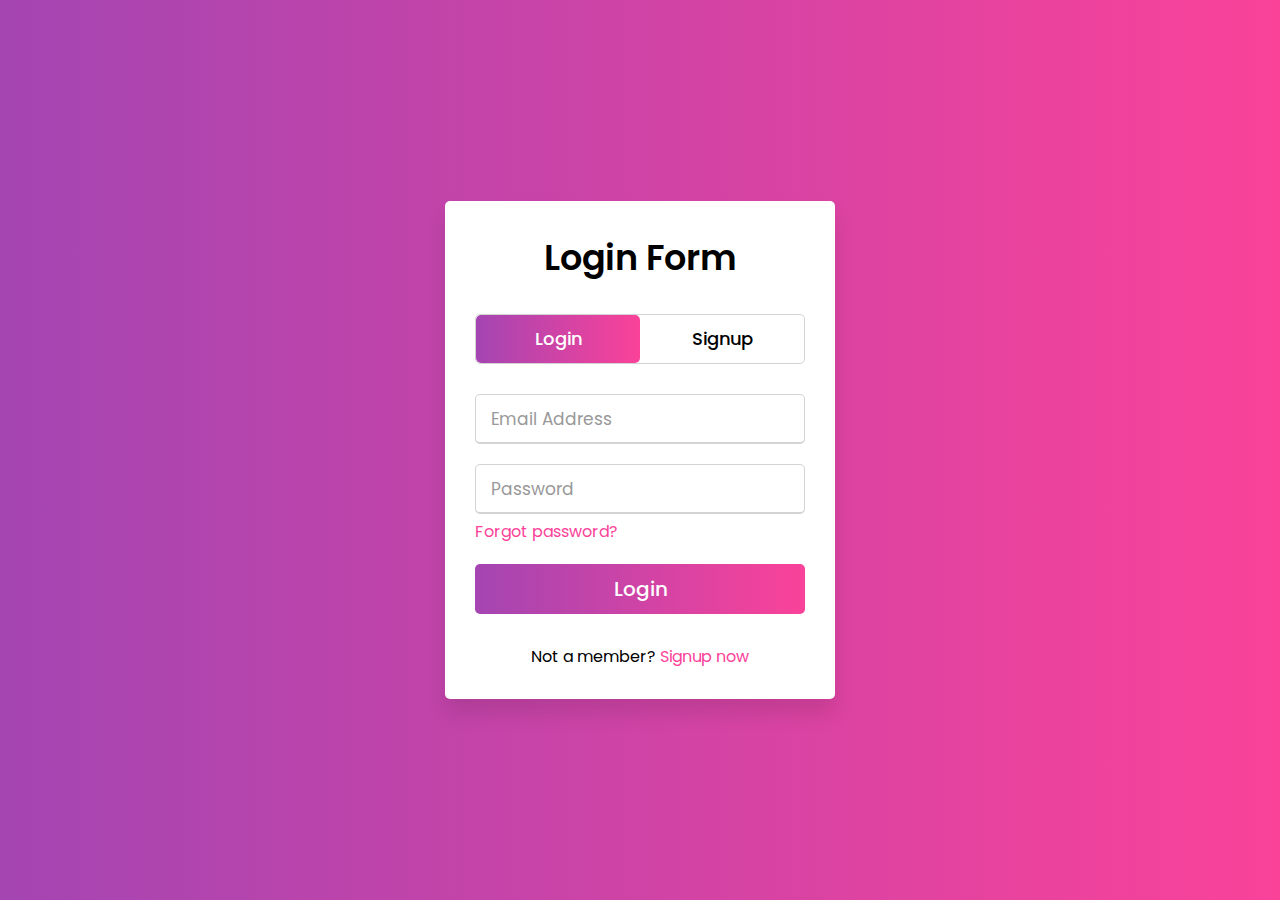
<file: h.html>
<!DOCTYPE html>
<!-- Created By CodingNepal -->
<html lang="en" dir="ltr">
   <head>
      <meta charset="utf-8">
      <title>Login & Signup Form | CodingNepal</title>
      <link rel="stylesheet" href="hdgh.css">
      <meta name="viewport" content="width=device-width, initial-scale=1.0">
   </head>
   <body>
      <div class="wrapper">
         <div class="title-text">
            <div class="title login">
               Login Form
            </div>
            <div class="title signup">
               Signup Form
            </div>
         </div>
         <div class="form-container">
            <div class="slide-controls">
               <input type="radio" name="slide" id="login" checked>
               <input type="radio" name="slide" id="signup">
               <label for="login" class="slide login">Login</label>
               <label for="signup" class="slide signup">Signup</label>
               <div class="slider-tab"></div>
            </div>
            <div class="form-inner">
               <form action="#" class="login">
                  <div class="field">
                     <input type="text" placeholder="Email Address" required>
                  </div>
                  <div class="field">
                     <input type="password" placeholder="Password" required>
                  </div>
                  <div class="pass-link">
                     <a href="#">Forgot password?</a>
                  </div>
                  <div class="field btn">
                     <div class="btn-layer"></div>
                     <input type="submit" value="Login">
                  </div>
                  <div class="signup-link">
                     Not a member? <a href="">Signup now</a>
                  </div>
               </form>
               <form action="#" class="signup">
                  <div class="field">
                     <input type="text" placeholder="Email Address" required>
                  </div>
                  <div class="field">
                     <input type="password" placeholder="Password" required>
                  </div>
                  <div class="field">
                     <input type="password" placeholder="Confirm password" required>
                  </div>
                  <div class="field btn">
                     <div class="btn-layer"></div>
                     <input type="login</a>" value="Signup">
                  </div>
               </form>
            </div>
         </div>
      </div>
      <script>
         const loginText = document.querySelector(".title-text .login");
         const loginForm = document.querySelector("form.login");
         const loginBtn = document.querySelector("label.login");
         const signupBtn = document.querySelector("label.signup");
         const signupLink = document.querySelector("form .signup-link a");
         signupBtn.onclick = (()=>{
           loginForm.style.marginLeft = "-50%";
           loginText.style.marginLeft = "-50%";
         });
         loginBtn.onclick = (()=>{
           loginForm.style.marginLeft = "0%";
           loginText.style.marginLeft = "0%";
         });
         signupLink.onclick = (()=>{
           signupBtn.click();
           return false;
         });
      </script>
   </body>
</html>
</file>
<file: hdgh.css>
@import url('https://fonts.googleapis.com/css?family=Poppins:400,500,600,700&display=swap');
*{
  margin: 0;
  padding: 0;
  box-sizing: border-box;
  font-family: 'Poppins', sans-serif;
}
html,body{
  display: grid;
  height: 100%;
  width: 100%;
  place-items: center;
  background: -webkit-linear-gradient(left, #a445b2, #fa4299);
}
::selection{
  background: #fa4299;
  color: #fff;
}
.wrapper{
  overflow: hidden;
  max-width: 390px;
  background: #fff;
  padding: 30px;
  border-radius: 5px;
  box-shadow: 0px 15px 20px rgba(0,0,0,0.1);
}
.wrapper .title-text{
  display: flex;
  width: 200%;
}
.wrapper .title{
  width: 50%;
  font-size: 35px;
  font-weight: 600;
  text-align: center;
  transition: all 0.6s cubic-bezier(0.68,-0.55,0.265,1.55);
}
.wrapper .slide-controls{
  position: relative;
  display: flex;
  height: 50px;
  width: 100%;
  overflow: hidden;
  margin: 30px 0 10px 0;
  justify-content: space-between;
  border: 1px solid lightgrey;
  border-radius: 5px;
}
.slide-controls .slide{
  height: 100%;
  width: 100%;
  color: #fff;
  font-size: 18px;
  font-weight: 500;
  text-align: center;
  line-height: 48px;
  cursor: pointer;
  z-index: 1;
  transition: all 0.6s ease;
}
.slide-controls label.signup{
  color: #000;
}
.slide-controls .slider-tab{
  position: absolute;
  height: 100%;
  width: 50%;
  left: 0;
  z-index: 0;
  border-radius: 5px;
  background: -webkit-linear-gradient(left, #a445b2, #fa4299);
  transition: all 0.6s cubic-bezier(0.68,-0.55,0.265,1.55);
}
input[type="radio"]{
  display: none;
}
#signup:checked ~ .slider-tab{
  left: 50%;
}
#signup:checked ~ label.signup{
  color: #fff;
  cursor: default;
  user-select: none;
}
#signup:checked ~ label.login{
  color: #000;
}
#login:checked ~ label.signup{
  color: #000;
}
#login:checked ~ label.login{
  cursor: default;
  user-select: none;
}
.wrapper .form-container{
  width: 100%;
  overflow: hidden;
}
.form-container .form-inner{
  display: flex;
  width: 200%;
}
.form-container .form-inner form{
  width: 50%;
  transition: all 0.6s cubic-bezier(0.68,-0.55,0.265,1.55);
}
.form-inner form .field{
  height: 50px;
  width: 100%;
  margin-top: 20px;
}
.form-inner form .field input{
  height: 100%;
  width: 100%;
  outline: none;
  padding-left: 15px;
  border-radius: 5px;
  border: 1px solid lightgrey;
  border-bottom-width: 2px;
  font-size: 17px;
  transition: all 0.3s ease;
}
.form-inner form .field input:focus{
  border-color: #fc83bb;
  /* box-shadow: inset 0 0 3px #fb6aae; */
}
.form-inner form .field input::placeholder{
  color: #999;
  transition: all 0.3s ease;
}
form .field input:focus::placeholder{
  color: #b3b3b3;
}
.form-inner form .pass-link{
  margin-top: 5px;
}
.form-inner form .signup-link{
  text-align: center;
  margin-top: 30px;
}
.form-inner form .pass-link a,
.form-inner form .signup-link a{
  color: #fa4299;
  text-decoration: none;
}
.form-inner form .pass-link a:hover,
.form-inner form .signup-link a:hover{
  text-decoration: underline;
}
form .btn{
  height: 50px;
  width: 100%;
  border-radius: 5px;
  position: relative;
  overflow: hidden;
}
form .btn .btn-layer{
  height: 100%;
  width: 300%;
  position: absolute;
  left: -100%;
  background: -webkit-linear-gradient(right, #a445b2, #fa4299, #a445b2, #fa4299);
  border-radius: 5px;
  transition: all 0.4s ease;;
}
form .btn:hover .btn-layer{
  left: 0;
}
form .btn input[type="submit"]{
  height: 100%;
  width: 100%;
  z-index: 1;
  position: relative;
  background: none;
  border: none;
  color: #fff;
  padding-left: 0;
  border-radius: 5px;
  font-size: 20px;
  font-weight: 500;
  cursor: pointer;
}
</file>
